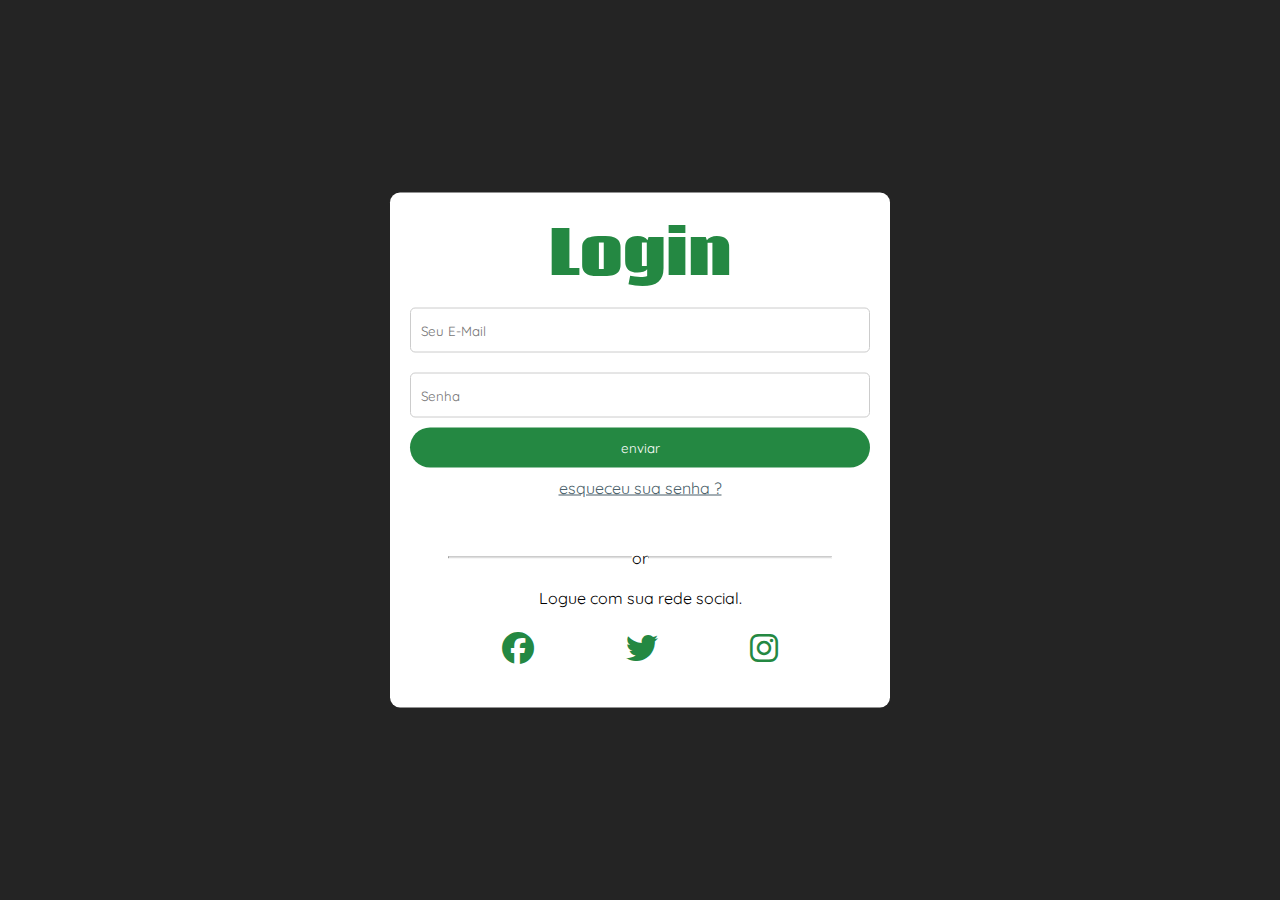
<file: tela_login_responsivo/index.html>
<!DOCTYPE html>
<html lang="pt-br">
<head>
    <meta charset="UTF-8">
    <meta http-equiv="X-UA-Compatible" content="IE=edge">
    <meta name="viewport" content="width=device-width, initial-scale=1.0">
    <title>Formulário de Login</title>
    <link rel="stylesheet" href="assets/estilo.css">
    <link rel="stylesheet" href="https://cdnjs.cloudflare.com/ajax/libs/font-awesome/6.1.1/css/all.min.css">
</head>
<body>
    <section> 
        <form action="">
            <h3>Login</h3>
            <input id="email" type="text" nome="email" placeholder="Seu E-Mail">
            <input id="senha" type="password" nome="senha" placeholder="Senha">
            <input type="submit" nome="enviar" value="enviar">
            <a href="#">esqueceu sua senha ?</a>
            <div id="other">
                <hr> 
                    <p>or</p>
                <hr>
            </div>
            <p>Logue com sua rede social.</p>
            <div id="social">
                <i class="fa-brands fa-facebook fa-2x"></i>
                <i class="fa-brands fa-twitter fa-2x"></i>
                <i class="fa-brands fa-instagram fa-2x"></i>
            </div>
        </form>
    </section>

    <script src="script.js"></script>
</body>
</html>
</file>
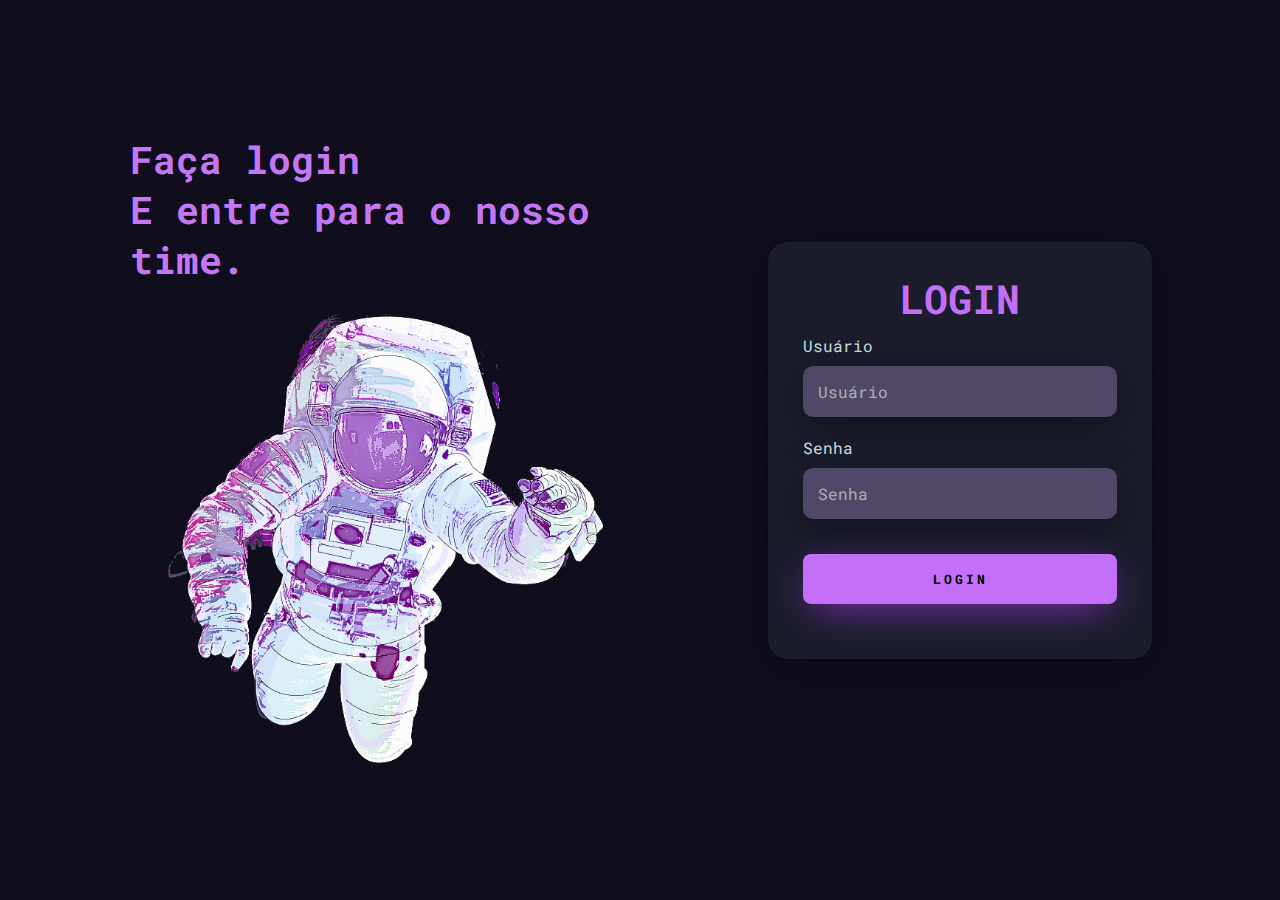
<file: tela_purple/index.html>
<!DOCTYPE html>
<html lang="pt-br">
<head>
    <meta charset="UTF-8">
    <meta http-equiv="X-UA-Compatible" content="IE=edge">
    <meta name="viewport" content="width=device-width, initial-scale=1.0">
    <title>Login Purple</title>
    <link rel="stylesheet" href="assets/estilo.css">
</head>
<body>
    <main>

        <div class="main-login">

            <div class="left-login">
                <h1>Faça login<br>E entre para o nosso time.</h1>
                <img class="left-log-img" src="assets/img/favpng_astronaut.png" alt="">
            </div>

            <div class="right-login">
                <div class="card-login">
                    <h1>LOGIN</h1>
                    <div class="text-field">
                        <label for="usuario">Usuário</label>
                        <input type="text" name="usuario" placeholder="Usuário">
                    </div>

                    <div class="text-field">
                        <label for="senha">Senha</label>
                        <input type="password" name="senha" placeholder="Senha">
                    </div>

                    <button class="btn-login">
                        Login
                    </button>

                </div>
            </div>

        </div>

    </main>
</body>
</html>
</file>
<file: tela_login_responsivo/assets/estilo.css>
@import url('https://fonts.googleapis.com/css2?family=Quicksand&display=swap');
@import url('https://fonts.googleapis.com/css2?family=Coda&display=swap');

*{
    margin: 0;
    padding: 0;
    box-sizing: border-box;
    font-family: 'Quicksand', sans-serif;
}

body{
    background-color: rgb(36, 36, 36);
}

form{
    background-color: white;
    max-width: 500px;
    min-width: 200px;
    width: 70%;
    padding: 20px;
    position: absolute;
    left: 50%;
    top: 50%;
    transform: translate(-50%,-50%);
    border-radius: 10px;
}

form h3{
    text-align: center;
    color: #248842;
    font-size: 60px;
    font-family: 'Coda', cursive;
}

form input[type=text], 
form input[type=password]{
    width: 100%;
    height: 45px;
    border: 1px solid #ccc;
    padding-left: 10px;
    margin: 10px 0;
    border-radius: 5px;
}

form input[type=text]:focus{
    outline: 0;
}

form input[type=password]:focus{
   outline: 0;
}

form input[type=submit]{
    width: 100%;
    height: 40px;
    cursor: pointer;
    background: #248842;
    color: white;
    border: 0;
    border-radius: 20px;
    transition: 1s;
}

form input[type=submit]:hover{
    background-color: #4A5F6A;
}

#other{
    margin-top: 40px;
    display: flex;
    align-items: center;
    justify-content: center;
    margin-bottom: 20px;
}

hr{
    width: 40%;
    color: #ccc;
}

a{
    display: flex;
    align-items: center;
    justify-content: center;
    color: #4A5F6A;
    padding: 10px;
}

p{
    display: flex;
    align-items: center;
    justify-content: center;
    
}

#social{
    width: 100%;
    height: 80px;
    display: flex;
    align-items: center;
    justify-content: space-evenly;
}

i{
    color: #248842;
    transition: 1s;
    cursor: pointer;
}

i:hover{
    transform: scale(1.3);
    color: #4A5F6A;
}
</file>
<file: tela_purple/assets/estilo.css>
@import url('https://fonts.googleapis.com/css2?family=Coda&family=Roboto+Mono&display=swap');

*{
    margin: 0;
    padding: 0;
    box-sizing: border-box;
    font-family: 'Roboto Mono', monospace;
}

body * {
    box-sizing: border-box;
}

.main-login{
    width: 100vw; 
    height: 100vh;
    background: #100e1c;
    display: flex;
    justify-content: center;
    align-items: center;
}

.left-login{
    width: 50vw;
    height: 100vh;
    display: flex;
    justify-content: center;
    align-items: center;
    flex-direction: column;
    padding-left: 130px;
}

.left-login h1{
    color: #c477f5;
    font-size: 3vw;
}

.left-log-img{
    width: 35vw;
    margin-top: 30px;
}

.right-login{
    width: 50vw;
    height: 100vh;
    display: flex;
    justify-content: center;
    align-items: center;
}

.card-login{
    width: 60%;
    display: flex;
    justify-content: center;
    align-items: center;
    flex-direction: column;
    padding: 30px 35px;
    background: #1b1d2d;
    border-radius: 20px;
    box-shadow: 0px 10px 40px #00000056; 
}

.card-login h1{
    color: #c36ff7;
    font-size: 40px; 
    margin: 0;
}

.text-field{
    width: 100%;
    display: flex;
    flex-direction: column;
    align-items: flex-start;
    justify-content: center;
    margin: 10px 0;
}

.text-field input{
    width: 100%;
    border: none;
    border-radius: 10px;
    padding: 15px;
    background: #514869;
    color: #f0ffffde;
    font-size: 12pt;
    box-shadow: 0px 10px 40px #00000056; 
    outline: none;
    box-sizing: border-box;
}

.text-field label{
    color: #f0ffffde;
    margin-bottom: 10px;
}

.text-field input::placeholder{
    color: #f0ffff94;
}

.btn-login{
    width: 100%;
    padding: 16px 0px;
    margin: 25px;
    border: none;
    border-radius: 8px;
    outline: none;
    text-transform: uppercase;
    font-weight: 800;
    letter-spacing: 3px;
    background: #c36ff7;
    cursor: pointer;
    box-shadow: 0px 10px 40px -12px #ab3bec;
}

@media only screen and (max-width: 950px){
    .card-login{
        width: 85%;
    }
}

@media only screen and (max-width: 600px){
    .main-login{
        flex-direction: column;
    }

    .left-login h1{
        display: none;
    }

    .left-login{
        width: 100%;
        height: auto;
    }

    .rigth-login{
        width: 100%;
        height: auto;
    }

    .left-log-img{
        display: flex;
        align-items: center;
        justify-content: center;
        margin-top: 100px;
        margin-right: 120px;
        margin-bottom: -250px;
    }

    .card-login{
        width: 80vw;
        position: absolute;
    }
}
</file>
